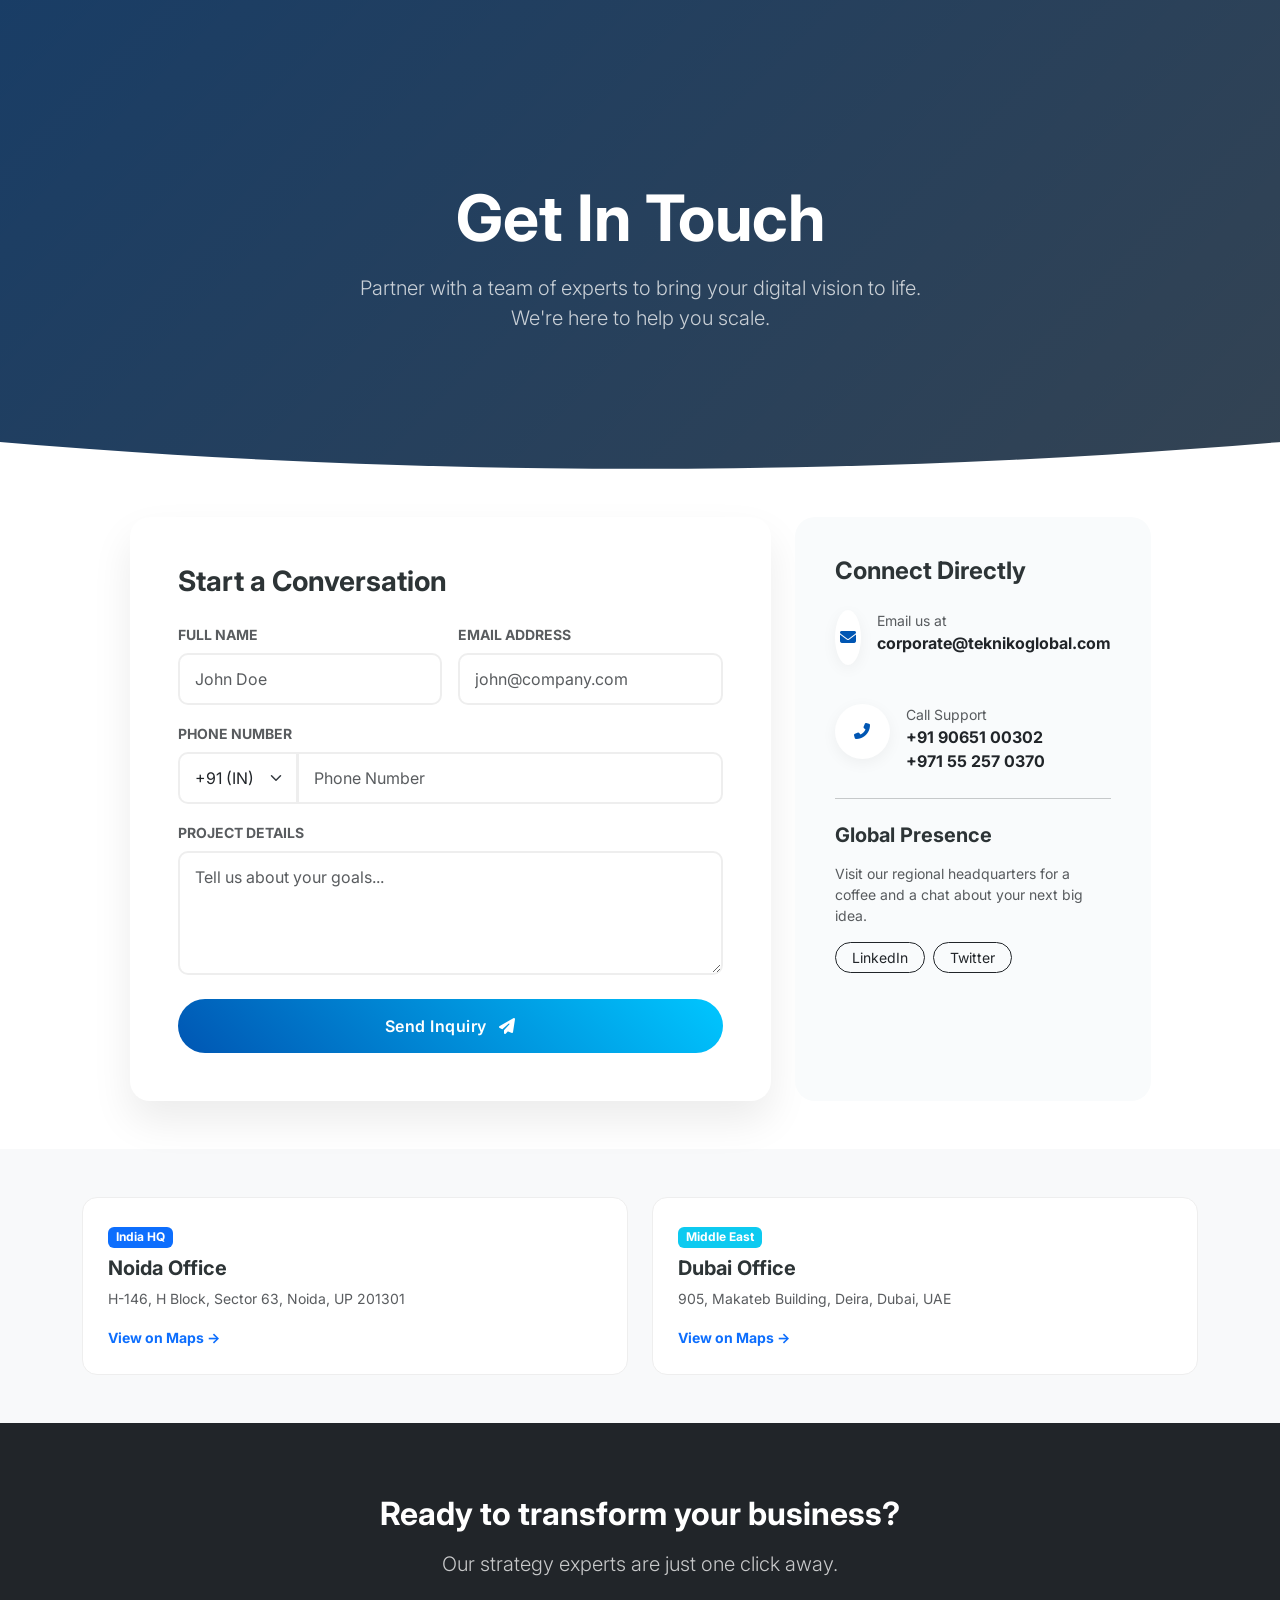
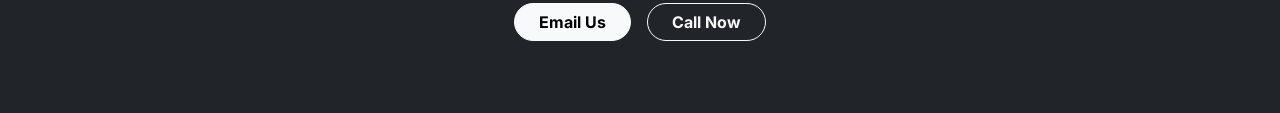
<file: contactus.html>
<!DOCTYPE html>
<html lang="en">

<head>
    <meta charset="UTF-8">
    <meta name="viewport" content="width=device-width, initial-scale=1.0">
    <title>Contact Tekniko Global | Innovative Digital Solutions</title>
    <meta name="description"
        content="Connect with Tekniko Global for expert mobile app development and digital transformation. Offices in Noida and Dubai.">

    <link href="https://fonts.googleapis.com/css2?family=Inter:wght@300;400;600;700&display=swap" rel="stylesheet">
    <link href="https://cdn.jsdelivr.net/npm/bootstrap@5.3.3/dist/css/bootstrap.min.css" rel="stylesheet">
    <link rel="stylesheet" href="https://cdnjs.cloudflare.com/ajax/libs/font-awesome/6.5.0/css/all.min.css">

    <style>
        :root {
            --primary-color: #0056b3;
            --accent-color: #00c6ff;
            --dark-text: #2d3436;
            --light-bg: #f9fbfc;
            --transition: all 0.3s ease;
        }

        body {
            font-family: 'Inter', sans-serif;
            color: var(--dark-text);
            background-color: #fff;
            overflow-x: hidden;
        }

        /* --- Hero Section --- */
        .hero-contact {
            background: linear-gradient(135deg, rgba(0, 40, 85, 0.9), rgba(0, 20, 40, 0.8)),
                url('https://wallpapers.com/images/hd/website-background-a6wbhti5rhqieecp.jpg') center/cover;
            padding: 180px 0 120px;
            color: white;
            clip-path: ellipse(150% 100% at 50% 0%);
        }

        /* --- Form Styling --- */
        .contact-card {
            border: none;
            border-radius: 20px;
            box-shadow: 0 20px 40px rgba(0, 0, 0, 0.08);
            transition: var(--transition);
        }

        .form-control,
        .form-select {
            padding: 12px 15px;
            border: 2px solid #eee;
            border-radius: 10px;
            transition: var(--transition);
        }

        .form-control:focus {
            border-color: var(--primary-color);
            box-shadow: 0 0 0 4px rgba(0, 86, 179, 0.1);
        }

        /* --- Info Sidebar --- */
        .info-box {
            background: var(--light-bg);
            border-radius: 20px;
            padding: 40px;
            height: 100%;
        }

        .icon-circle {
            width: 55px;
            height: 55px;
            background: white;
            color: var(--primary-color);
            border-radius: 50%;
            display: flex;
            align-items: center;
            justify-content: center;
            box-shadow: 0 4px 15px rgba(0, 0, 0, 0.05);
            margin-bottom: 15px;
        }

        /* --- Location Cards --- */
        .location-card {
            border: 1px solid #eee;
            border-radius: 15px;
            padding: 25px;
            background: white;
            transition: var(--transition);
            height: 100%;
        }

        .location-card:hover {
            transform: translateY(-5px);
            border-color: var(--primary-color);
        }

        /* --- Button Customization --- */
        .btn-submit {
            background: linear-gradient(45deg, var(--primary-color), var(--accent-color));
            border: none;
            padding: 15px 40px;
            border-radius: 50px;
            font-weight: 600;
            letter-spacing: 0.5px;
            transition: var(--transition);
        }

        .btn-submit:hover {
            transform: scale(1.02);
            box-shadow: 0 10px 20px rgba(0, 86, 179, 0.3);
        }

        /* Mobile Adjustments */
        @media (max-width: 768px) {
            .hero-contact {
                padding: 120px 0 80px;
            }

            .section-title {
                font-size: 2rem;
            }

            .contact-card {
                padding: 25px !important;
            }
        }
    </style>
</head>

<body>

    <section class="hero-contact text-center">
        <div class="container">
            <h1 class="display-3 fw-bold mb-3">Get In Touch</h1>
            <p class="lead opacity-75 mx-auto" style="max-width: 600px;">
                Partner with a team of experts to bring your digital vision to life. We're here to help you scale.
            </p>
        </div>
    </section>

    <section class="py-5 mt-n5">
        <div class="container">
            <div class="row g-4 justify-content-center">

                <div class="col-lg-7">
                    <div class="contact-card bg-white p-4 p-md-5">
                        <h3 class="fw-bold mb-4">Start a Conversation</h3>
                        <form action="#" method="POST">
                            <div class="row g-3">
                                <div class="col-md-6">
                                    <label class="form-label small fw-bold text-uppercase text-muted">Full Name</label>
                                    <input type="text" class="form-control" placeholder="John Doe" required>
                                </div>
                                <div class="col-md-6">
                                    <label class="form-label small fw-bold text-uppercase text-muted">Email
                                        Address</label>
                                    <input type="email" class="form-control" placeholder="john@company.com" required>
                                </div>
                                <div class="col-12">
                                    <label class="form-label small fw-bold text-uppercase text-muted">Phone
                                        Number</label>
                                    <div class="input-group">
                                        <select class="form-select" style="max-width: 120px;">
                                            <option value="+91">+91 (IN)</option>
                                            <option value="+971">+971 (UAE)</option>
                                            <option value="+1">+1 (US)</option>
                                        </select>
                                        <input type="tel" class="form-control" placeholder="Phone Number">
                                    </div>
                                </div>
                                <div class="col-12">
                                    <label class="form-label small fw-bold text-uppercase text-muted">Project
                                        Details</label>
                                    <textarea class="form-control" rows="4"
                                        placeholder="Tell us about your goals..."></textarea>
                                </div>
                                <div class="col-12 mt-4">
                                    <button type="submit" class="btn btn-primary btn-submit w-100 w-md-auto text-white">
                                        Send Inquiry <i class="fas fa-paper-plane ms-2"></i>
                                    </button>
                                </div>
                            </div>
                        </form>
                    </div>
                </div>

                <div class="col-lg-4">
                    <div class="info-box">
                        <h4 class="fw-bold mb-4">Connect Directly</h4>

                        <div class="d-flex mb-4">
                            <div class="icon-circle me-3"><i class="fas fa-envelope"></i></div>
                            <div>
                                <p class="small text-muted mb-0">Email us at</p>
                                <a href="mailto:corporate@teknikoglobal.com"
                                    class="text-decoration-none fw-bold text-dark">corporate@teknikoglobal.com</a>
                            </div>
                        </div>

                        <div class="d-flex mb-4">
                            <div class="icon-circle me-3"><i class="fas fa-phone-alt"></i></div>
                            <div>
                                <p class="small text-muted mb-0">Call Support</p>
                                <a href="tel:+919065100302" class="text-decoration-none fw-bold text-dark d-block">+91
                                    90651 00302</a>
                                <a href="tel:+971552570370" class="text-decoration-none fw-bold text-dark d-block">+971
                                    55 257 0370</a>
                            </div>
                        </div>

                        <hr class="my-4">

                        <h5 class="fw-bold mb-3">Global Presence</h5>
                        <p class="small text-muted">Visit our regional headquarters for a coffee and a chat about your
                            next big idea.</p>

                        <div class="d-flex gap-2 mt-3">
                            <a href="#" class="btn btn-outline-dark btn-sm rounded-pill px-3">LinkedIn</a>
                            <a href="#" class="btn btn-outline-dark btn-sm rounded-pill px-3">Twitter</a>
                        </div>
                    </div>
                </div>

            </div>
        </div>
    </section>

    <section class="py-5 bg-light">
        <div class="container">
            <div class="row g-4">
                <div class="col-md-6">
                    <div class="location-card">
                        <span class="badge bg-primary mb-2">India HQ</span>
                        <h5 class="fw-bold">Noida Office</h5>
                        <p class="text-muted small">H-146, H Block, Sector 63, Noida, UP 201301</p>
                        <a href="#" class="text-primary fw-bold text-decoration-none small">View on Maps →</a>
                    </div>
                </div>
                <div class="col-md-6">
                    <div class="location-card">
                        <span class="badge bg-info mb-2">Middle East</span>
                        <h5 class="fw-bold">Dubai Office</h5>
                        <p class="text-muted small">905, Makateb Building, Deira, Dubai, UAE</p>
                        <a href="#" class="text-primary fw-bold text-decoration-none small">View on Maps →</a>
                    </div>
                </div>
            </div>
        </div>
    </section>

    <section class="py-5 bg-dark text-white text-center">
        <div class="container py-4">
            <h2 class="fw-bold mb-3">Ready to transform your business?</h2>
            <p class="lead opacity-75 mb-4">Our strategy experts are just one click away.</p>
            <div class="d-flex justify-content-center gap-3">
                <a href="mailto:corporate@teknikoglobal.com" class="btn btn-light rounded-pill px-4 fw-bold">Email
                    Us</a>
                <a href="tel:+919065100302" class="btn btn-outline-light rounded-pill px-4 fw-bold">Call Now</a>
            </div>
        </div>
    </section>

    <script src="https://cdn.jsdelivr.net/npm/bootstrap@5.3.3/dist/js/bootstrap.bundle.min.js"></script>
</body>

</html>
</file>
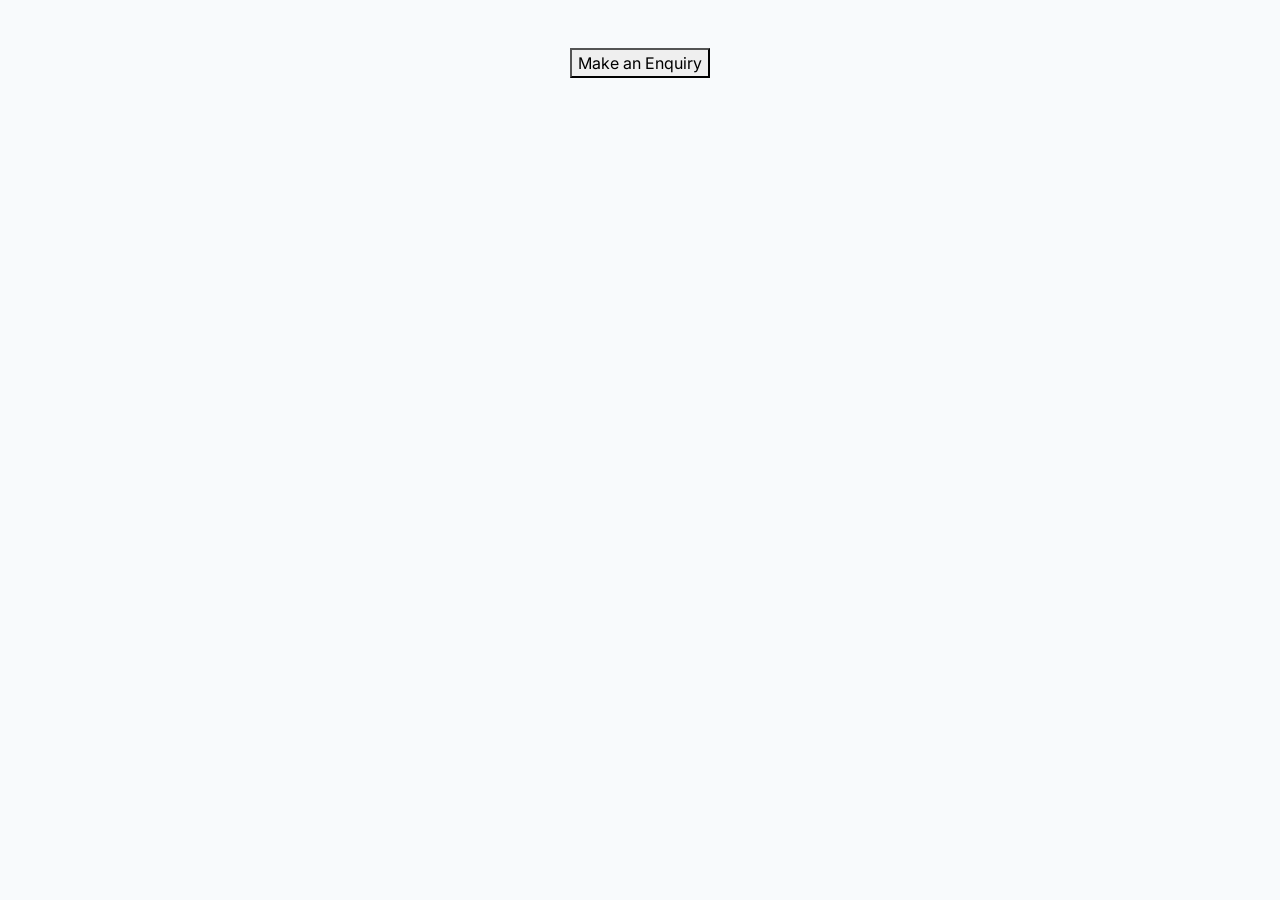
<file: from.html>
<!DOCTYPE html>
<html lang="en">

<head>
    <meta charset="UTF-8">
    <meta name="viewport" content="width=device-width, initial-scale=1.0">

    <title>Professional Enquiry Popup</title>

    <link href="https://cdn.jsdelivr.net/npm/bootstrap@5.3.0/dist/css/bootstrap.min.css" rel="stylesheet">

    
</head>

<body>

    <div class="text-center mt-5">
        <button class="enquiry-btn" data-bs-toggle="modal" data-bs-target="#enquiryModal">
            Make an Enquiry
        </button>
    </div>

<style>
    @import url('https://fonts.googleapis.com/css2?family=Inter:wght@300;400;600&display=swap');

    body {
        font-family: 'Inter', sans-serif;
        background: #f8fafc;
        /* Light Slate Background */
    }

    /* Trigger Button */
    .tekniko-enquiry-trigger {
        background: #0f172a;
        color: #fff;
        padding: 12px 35px;
        border-radius: 12px;
        font-weight: 600;
        border: none;
        transition: all 0.4s ease;
    }

    .tekniko-enquiry-trigger:hover {
        background: #38bdf8;
        transform: translateY(-3px);
        box-shadow: 0 10px 20px rgba(56, 189, 248, 0.2);
    }

    /* Modal Styling */
    .tekniko-modal-content {
        background: #ffffff;
        border: none;
        border-radius: 24px;
        overflow: hidden;
        box-shadow: 0 25px 50px -12px rgba(0, 0, 0, 0.1);
    }

    /* Left Info Panel (Light Gradient) */
    .tekniko-info-card {
        background: linear-gradient(135deg, #f1f5f9 0%, #e2e8f0 100%);
        padding: 50px 40px;
        display: flex;
        flex-direction: column;
        justify-content: center;
        border-right: 1px solid #e2e8f0;
    }

    .tekniko-info-card h2 {
        font-weight: 700;
        color: #0f172a;
        letter-spacing: -1px;
        margin-bottom: 30px;
    }

    .tekniko-contact-item {
        margin-bottom: 25px;
        color: #475569;
        font-weight: 400;
        font-size: 0.95rem;
    }

    .tekniko-contact-item strong {
        display: block;
        color: #38bdf8;
        text-transform: uppercase;
        font-size: 0.7rem;
        letter-spacing: 1.5px;
        margin-bottom: 5px;
    }

    /* Form Side */
    .tekniko-form-wrapper {
        padding: 50px;
        background: #ffffff;
    }

    .tekniko-form-wrapper h4 {
        color: #0f172a;
    }

    .tekniko-input-group {
        position: relative;
        margin-bottom: 20px;
    }

    /* Fields */
    .tekniko-field {
        background: #fcfdfe !important;
        border: 1px solid #e2e8f0 !important;
        color: #1e293b !important;
        border-radius: 12px !important;
        padding: 14px 18px !important;
        transition: all 0.2s ease;
    }

    .tekniko-field:focus {
        background: #fff !important;
        border-color: #38bdf8 !important;
        box-shadow: 0 0 0 4px rgba(56, 189, 248, 0.1) !important;
        outline: none;
    }

    .tekniko-field::placeholder {
        color: #94a3b8;
    }

    /* Custom Select */
    .tekniko-select {
        cursor: pointer;
        appearance: none;
        background-image: url("data:image/svg+xml,%3Csvg xmlns='http://www.w3.org/2000/svg' fill='none' viewBox='0 0 24 24' stroke='%23475569'%3E%3Cpath stroke-linecap='round' stroke-linejoin='round' stroke-width='2' d='M19 9l-7 7-7-7'%3E%3C/path%3E%3C/svg%3E");
        background-repeat: no-repeat;
        background-position: right 1rem center;
        background-size: 1em;
    }

    /* Submit Button */
    .tekniko-submit {
        background: #0f172a;
        color: #fff;
        border: none;
        padding: 16px;
        border-radius: 12px;
        font-weight: 600;
        width: 100%;
        margin-top: 10px;
        transition: all 0.3s ease;
    }

    .tekniko-submit:hover {
        background: #38bdf8;
        transform: translateY(-2px);
        box-shadow: 0 10px 15px rgba(56, 189, 248, 0.2);
    }

    @media (max-width: 768px) {
        .tekniko-info-card {
            border-right: none;
            border-bottom: 1px solid #e2e8f0;
            padding: 30px;
        }

        .tekniko-form-wrapper {
            padding: 30px;
        }
    }
</style>

<div class="modal fade" id="enquiryModal" tabindex="-1">
    <div class="modal-dialog modal-lg modal-dialog-centered">
        <div class="modal-content tekniko-modal-content">
            <div class="row g-0">
                <div class="col-md-5 tekniko-info-card">
                    <h2>Let's build<br>together.</h2>

                    <div class="tekniko-contact-item">
                        <strong>Noida Office</strong>
                        H-146, Sector 63, Noida, UP 201301
                    </div>

                    <div class="tekniko-contact-item">
                        <strong>Dubai Office</strong>
                        905, Makateb Building, Deira, Dubai
                    </div>

                    <div class="tekniko-contact-item">
                        <strong>Email Us</strong>
                        corporate@teknikoglobal.com
                    </div>
                </div>

                <div class="col-md-7 tekniko-form-wrapper">
                    <h4 class="mb-4 fw-light">Send an <span class="fw-bold">Enquiry</span></h4>

                    <form>
                        <div class="tekniko-input-group">
                            <input type="text" class="form-control tekniko-field" placeholder="Your Name" required>
                        </div>

                        <div class="tekniko-input-group">
                            <input type="email" class="form-control tekniko-field" placeholder="Email Address" required>
                        </div>

                        <div class="d-flex gap-2 mb-3">
                            <select class="form-select tekniko-field tekniko-select" style="width: 110px;">
                                <option>+91</option>
                                <option>+971</option>
                                <option>+1</option>
                            </select>
                            <input type="text" class="form-control tekniko-field w-100" placeholder="Phone Number">
                        </div>

                        <div class="tekniko-input-group">
                            <textarea class="form-control tekniko-field" rows="3"
                                placeholder="Tell us about your project..."></textarea>
                        </div>

                        <button type="submit" class="tekniko-submit">Submit Request</button>
                    </form>
                </div>
            </div>
        </div>
    </div>
</div>
    <script src="https://cdn.jsdelivr.net/npm/bootstrap@5.3.0/dist/js/bootstrap.bundle.min.js"></script>

</body>

</html>
</file>
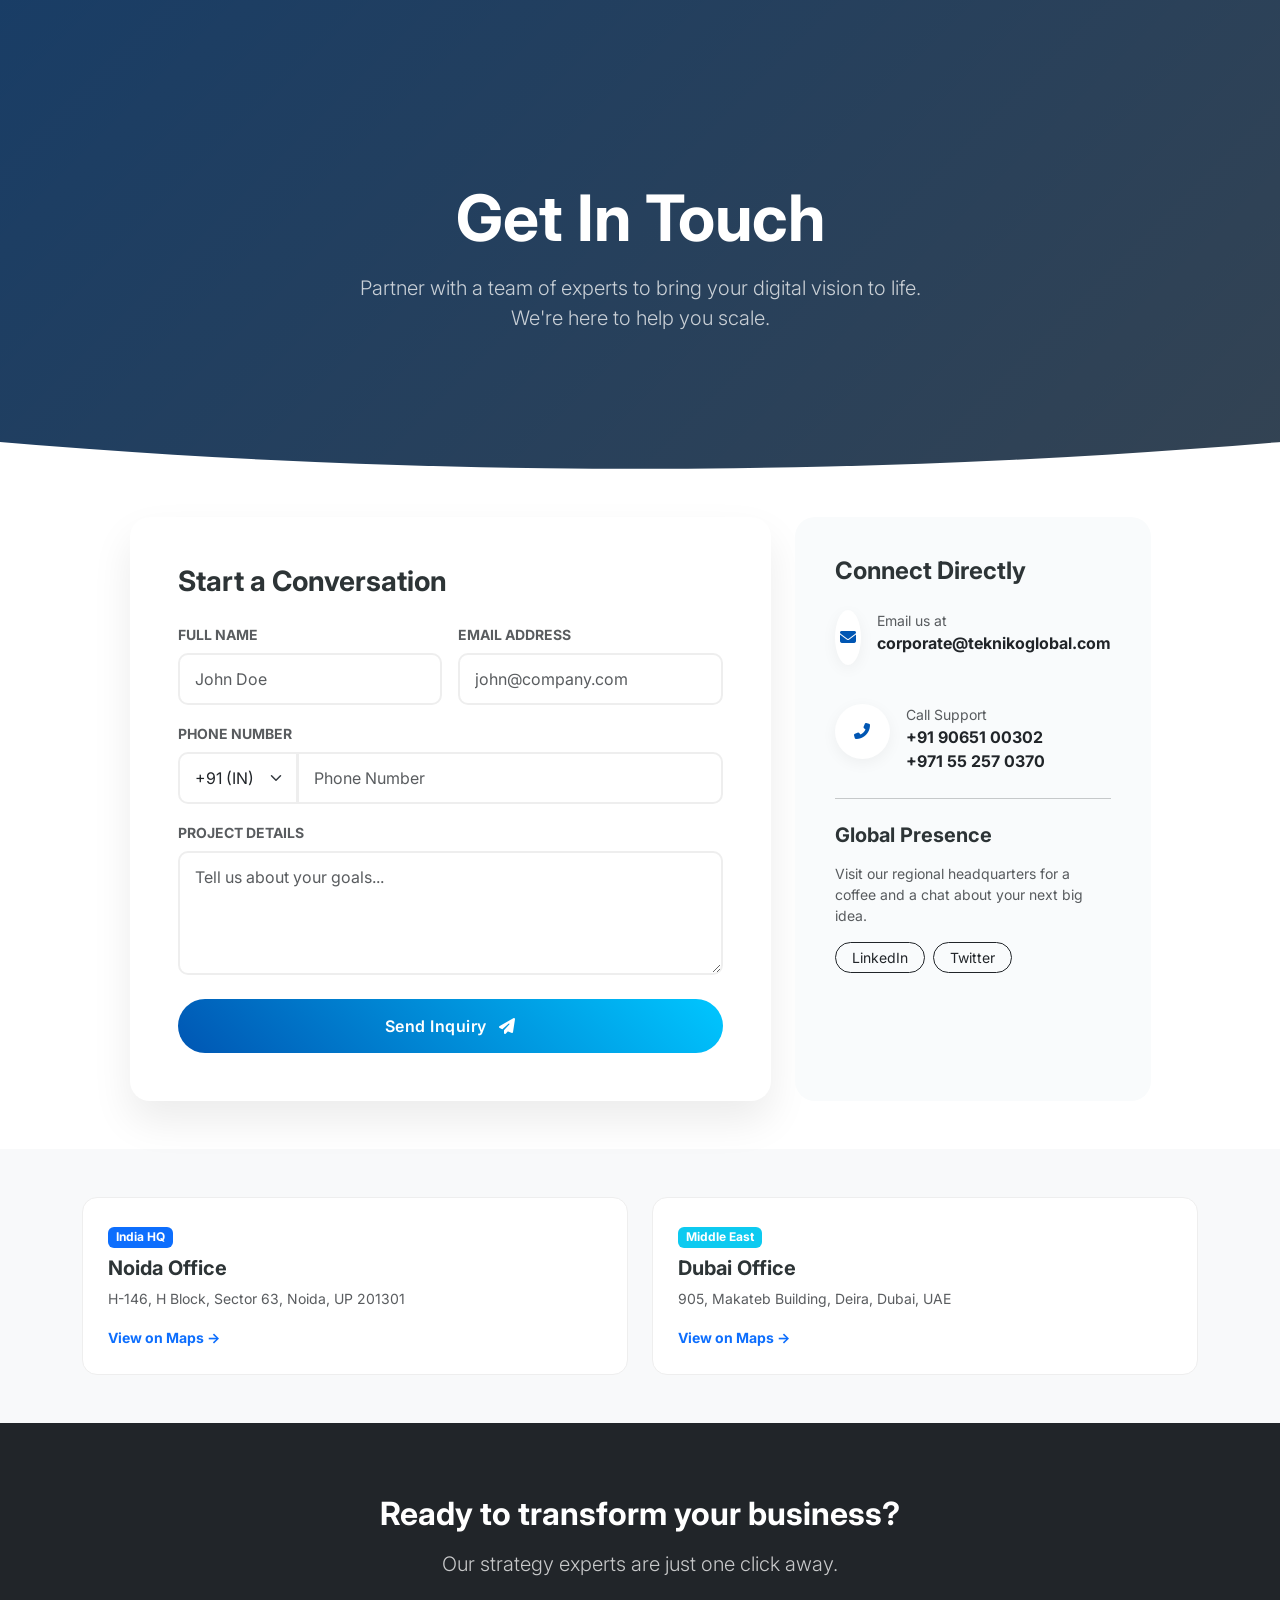
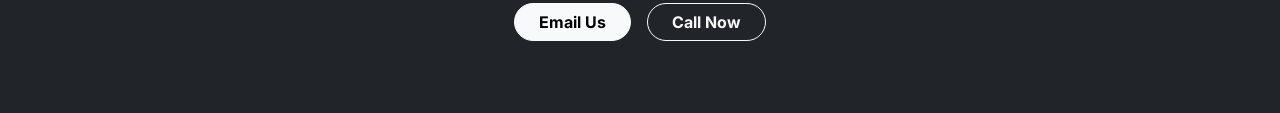
<file: testing.html>
<!DOCTYPE html>
<html lang="en">

<head>
    <meta charset="UTF-8">
    <meta name="viewport" content="width=device-width, initial-scale=1.0">
    <title>Contact Tekniko Global | Innovative Digital Solutions</title>
    <meta name="description"
        content="Connect with Tekniko Global for expert mobile app development and digital transformation. Offices in Noida and Dubai.">

    <link href="https://fonts.googleapis.com/css2?family=Inter:wght@300;400;600;700&display=swap" rel="stylesheet">
    <link href="https://cdn.jsdelivr.net/npm/bootstrap@5.3.3/dist/css/bootstrap.min.css" rel="stylesheet">
    <link rel="stylesheet" href="https://cdnjs.cloudflare.com/ajax/libs/font-awesome/6.5.0/css/all.min.css">

    <style>
        :root {
            --primary-color: #0056b3;
            --accent-color: #00c6ff;
            --dark-text: #2d3436;
            --light-bg: #f9fbfc;
            --transition: all 0.3s ease;
        }

        body {
            font-family: 'Inter', sans-serif;
            color: var(--dark-text);
            background-color: #fff;
            overflow-x: hidden;
        }

        /* --- Hero Section --- */
        .hero-contact {
            background: linear-gradient(135deg, rgba(0, 40, 85, 0.9), rgba(0, 20, 40, 0.8)),
                url('https://www.teknikoglobal.com/public/assets/image/banner/abt-banner.webp') center/cover;
            padding: 180px 0 120px;
            color: white;
            clip-path: ellipse(150% 100% at 50% 0%);
        }

        /* --- Form Styling --- */
        .contact-card {
            border: none;
            border-radius: 20px;
            box-shadow: 0 20px 40px rgba(0, 0, 0, 0.08);
            transition: var(--transition);
        }

        .form-control,
        .form-select {
            padding: 12px 15px;
            border: 2px solid #eee;
            border-radius: 10px;
            transition: var(--transition);
        }

        .form-control:focus {
            border-color: var(--primary-color);
            box-shadow: 0 0 0 4px rgba(0, 86, 179, 0.1);
        }

        /* --- Info Sidebar --- */
        .info-box {
            background: var(--light-bg);
            border-radius: 20px;
            padding: 40px;
            height: 100%;
        }

        .icon-circle {
            width: 55px;
            height: 55px;
            background: white;
            color: var(--primary-color);
            border-radius: 50%;
            display: flex;
            align-items: center;
            justify-content: center;
            box-shadow: 0 4px 15px rgba(0, 0, 0, 0.05);
            margin-bottom: 15px;
        }

        /* --- Location Cards --- */
        .location-card {
            border: 1px solid #eee;
            border-radius: 15px;
            padding: 25px;
            background: white;
            transition: var(--transition);
            height: 100%;
        }

        .location-card:hover {
            transform: translateY(-5px);
            border-color: var(--primary-color);
        }

        /* --- Button Customization --- */
        .btn-submit {
            background: linear-gradient(45deg, var(--primary-color), var(--accent-color));
            border: none;
            padding: 15px 40px;
            border-radius: 50px;
            font-weight: 600;
            letter-spacing: 0.5px;
            transition: var(--transition);
        }

        .btn-submit:hover {
            transform: scale(1.02);
            box-shadow: 0 10px 20px rgba(0, 86, 179, 0.3);
        }

        /* Mobile Adjustments */
        @media (max-width: 768px) {
            .hero-contact {
                padding: 120px 0 80px;
            }

            .section-title {
                font-size: 2rem;
            }

            .contact-card {
                padding: 25px !important;
            }
        }
    </style>
</head>

<body>

    <section class="hero-contact text-center">
        <div class="container">
            <h1 class="display-3 fw-bold mb-3">Get In Touch</h1>
            <p class="lead opacity-75 mx-auto" style="max-width: 600px;">
                Partner with a team of experts to bring your digital vision to life. We're here to help you scale.
            </p>
        </div>
    </section>

    <section class="py-5 mt-n5">
        <div class="container">
            <div class="row g-4 justify-content-center">

                <div class="col-lg-7">
                    <div class="contact-card bg-white p-4 p-md-5">
                        <h3 class="fw-bold mb-4">Start a Conversation</h3>
                        <form action="#" method="POST">
                            <div class="row g-3">
                                <div class="col-md-6">
                                    <label class="form-label small fw-bold text-uppercase text-muted">Full Name</label>
                                    <input type="text" class="form-control" placeholder="John Doe" required>
                                </div>
                                <div class="col-md-6">
                                    <label class="form-label small fw-bold text-uppercase text-muted">Email
                                        Address</label>
                                    <input type="email" class="form-control" placeholder="john@company.com" required>
                                </div>
                                <div class="col-12">
                                    <label class="form-label small fw-bold text-uppercase text-muted">Phone
                                        Number</label>
                                    <div class="input-group">
                                        <select class="form-select" style="max-width: 120px;">
                                            <option value="+91">+91 (IN)</option>
                                            <option value="+971">+971 (UAE)</option>
                                            <option value="+1">+1 (US)</option>
                                        </select>
                                        <input type="tel" class="form-control" placeholder="Phone Number">
                                    </div>
                                </div>
                                <div class="col-12">
                                    <label class="form-label small fw-bold text-uppercase text-muted">Project
                                        Details</label>
                                    <textarea class="form-control" rows="4"
                                        placeholder="Tell us about your goals..."></textarea>
                                </div>
                                <div class="col-12 mt-4">
                                    <button type="submit" class="btn btn-primary btn-submit w-100 w-md-auto text-white">
                                        Send Inquiry <i class="fas fa-paper-plane ms-2"></i>
                                    </button>
                                </div>
                            </div>
                        </form>
                    </div>
                </div>

                <div class="col-lg-4">
                    <div class="info-box">
                        <h4 class="fw-bold mb-4">Connect Directly</h4>

                        <div class="d-flex mb-4">
                            <div class="icon-circle me-3"><i class="fas fa-envelope"></i></div>
                            <div>
                                <p class="small text-muted mb-0">Email us at</p>
                                <a href="mailto:corporate@teknikoglobal.com"
                                    class="text-decoration-none fw-bold text-dark">corporate@teknikoglobal.com</a>
                            </div>
                        </div>

                        <div class="d-flex mb-4">
                            <div class="icon-circle me-3"><i class="fas fa-phone-alt"></i></div>
                            <div>
                                <p class="small text-muted mb-0">Call Support</p>
                                <a href="tel:+919065100302" class="text-decoration-none fw-bold text-dark d-block">+91
                                    90651 00302</a>
                                <a href="tel:+971552570370" class="text-decoration-none fw-bold text-dark d-block">+971
                                    55 257 0370</a>
                            </div>
                        </div>

                        <hr class="my-4">

                        <h5 class="fw-bold mb-3">Global Presence</h5>
                        <p class="small text-muted">Visit our regional headquarters for a coffee and a chat about your
                            next big idea.</p>

                        <div class="d-flex gap-2 mt-3">
                            <a href="#" class="btn btn-outline-dark btn-sm rounded-pill px-3">LinkedIn</a>
                            <a href="#" class="btn btn-outline-dark btn-sm rounded-pill px-3">Twitter</a>
                        </div>
                    </div>
                </div>

            </div>
        </div>
    </section>

    <section class="py-5 bg-light">
        <div class="container">
            <div class="row g-4">
                <div class="col-md-6">
                    <div class="location-card">
                        <span class="badge bg-primary mb-2">India HQ</span>
                        <h5 class="fw-bold">Noida Office</h5>
                        <p class="text-muted small">H-146, H Block, Sector 63, Noida, UP 201301</p>
                        <a href="#" class="text-primary fw-bold text-decoration-none small">View on Maps →</a>
                    </div>
                </div>
                <div class="col-md-6">
                    <div class="location-card">
                        <span class="badge bg-info mb-2">Middle East</span>
                        <h5 class="fw-bold">Dubai Office</h5>
                        <p class="text-muted small">905, Makateb Building, Deira, Dubai, UAE</p>
                        <a href="#" class="text-primary fw-bold text-decoration-none small">View on Maps →</a>
                    </div>
                </div>
            </div>
        </div>
    </section>

    <section class="py-5 bg-dark text-white text-center">
        <div class="container py-4">
            <h2 class="fw-bold mb-3">Ready to transform your business?</h2>
            <p class="lead opacity-75 mb-4">Our strategy experts are just one click away.</p>
            <div class="d-flex justify-content-center gap-3">
                <a href="mailto:corporate@teknikoglobal.com" class="btn btn-light rounded-pill px-4 fw-bold">Email
                    Us</a>
                <a href="tel:+919065100302" class="btn btn-outline-light rounded-pill px-4 fw-bold">Call Now</a>
            </div>
        </div>
    </section>

    <script src="https://cdn.jsdelivr.net/npm/bootstrap@5.3.3/dist/js/bootstrap.bundle.min.js"></script>
</body>

</html>
</file>
